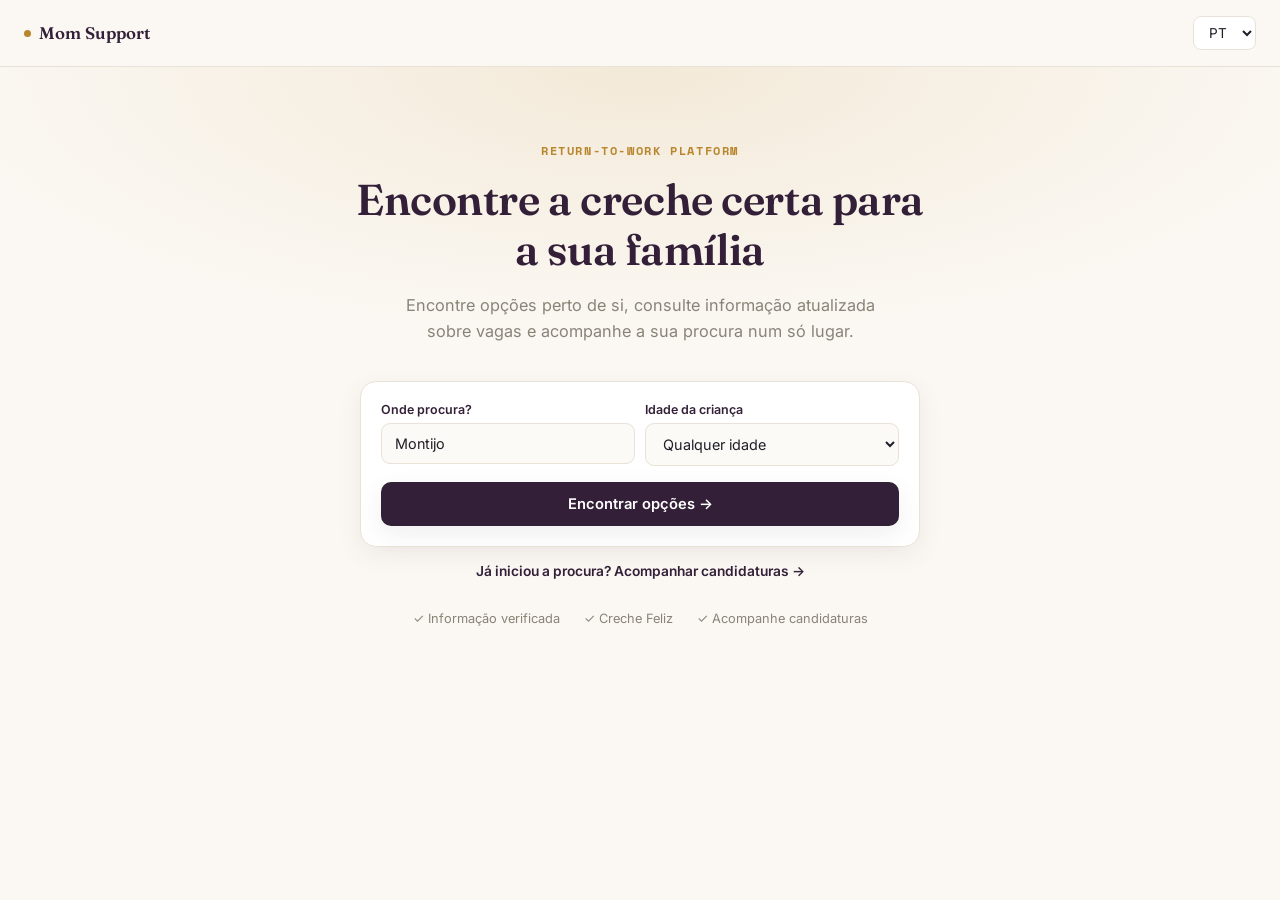
<file: public/index.html>
<!DOCTYPE html>
<html lang="pt-PT">
<head>
<meta charset="UTF-8">
<meta name="viewport" content="width=device-width, initial-scale=1.0">
<title>Mom Support — Encontre a creche certa</title>
<link rel="preconnect" href="https://fonts.googleapis.com">
<link href="https://fonts.googleapis.com/css2?family=Fraunces:opsz,wght@9..144,500;9..144,600&family=Inter:wght@400;500;600;700&family=Space+Mono:wght@700&display=swap" rel="stylesheet">
<link rel="stylesheet" href="styles.css">
<style>
  .hero{
    padding:72px 0 88px;text-align:center;position:relative;
    background:radial-gradient(ellipse 80% 60% at 50% 0%, #F3E9D8 0%, var(--paper) 70%);
  }
  .hero h1{font-size:2.7rem;max-width:640px;margin:16px auto 0;letter-spacing:-0.01em;}
  .hero p{color:var(--mute);font-size:1.02rem;max-width:500px;margin:18px auto 0;}
  .hero-trust{display:flex;justify-content:center;gap:24px;margin-top:32px;flex-wrap:wrap;}
  .hero-trust span{font-size:0.8rem;color:var(--mute);}
  .hero-trust b{color:var(--plum-deep);}

  .quick-search{max-width:560px;margin:36px auto 0;background:var(--cloud);border:1px solid var(--line);
    border-radius:16px;padding:20px;box-shadow:var(--shadow-md);text-align:left;}
  .quick-search .row{display:flex;gap:10px;flex-wrap:wrap;margin-top:12px;}
  .quick-search .row:first-child{margin-top:0;}
  .quick-search label{display:block;font-size:0.78rem;font-weight:600;color:var(--plum-deep);margin-bottom:6px;}
  .quick-search select,.quick-search input{
    width:100%;padding:11px 13px;border:1px solid var(--line);border-radius:9px;font-size:0.9rem;
    background:#FCFAF6;font-family:'Inter',sans-serif;color:var(--ink);
  }
  .qcol{flex:1;min-width:140px;}

  .track-link{
    display:block;text-align:center;margin-top:16px;font-size:0.86rem;color:var(--plum-deep);
    font-weight:600;text-decoration:none;
  }
</style>
</head>
<body>

<nav class="topnav">
  <a href="index.html" class="logo"><span class="dot"></span>Mom Support</a>
  <select class="lang"><option>PT</option><option>EN</option><option>UA</option></select>
</nav>

<section class="hero">
  <div class="wrap-narrow">
    <span class="eyebrow">Return-to-work platform</span>
    <h1>Encontre a creche certa para a sua família</h1>
    <p>Encontre opções perto de si, consulte informação atualizada sobre vagas e acompanhe a sua procura num só lugar.</p>

    <div class="quick-search">
      <form id="quickForm">
        <div class="row">
          <div class="qcol">
            <label for="loc">Onde procura?</label>
            <input type="text" id="loc" value="Montijo" list="locList">
            <datalist id="locList">
              <option value="Montijo"><option value="Setúbal"><option value="Almada">
            </datalist>
          </div>
          <div class="qcol">
            <label for="age">Idade da criança</label>
            <select id="age">
              <option value="">Qualquer idade</option>
              <option value="2">0–4 meses</option>
              <option value="6">4–8 meses</option>
              <option value="10">8–12 meses</option>
              <option value="18">12–24 meses</option>
              <option value="30">24–36 meses</option>
            </select>
          </div>
        </div>
        <button type="submit" class="btn btn-primary btn-block" style="margin-top:16px;">Encontrar opções →</button>
      </form>
    </div>

    <a class="track-link" href="plano.html">Já iniciou a procura? Acompanhar candidaturas →</a>

    <div class="hero-trust">
      <span>✓ Informação verificada</span>
      <span>✓ Creche Feliz</span>
      <span>✓ Acompanhe candidaturas</span>
    </div>
  </div>
</section>

<script>
  document.getElementById('quickForm').addEventListener('submit', function(e){
    e.preventDefault();
    const params = new URLSearchParams();
    const age = document.getElementById('age').value;
    const loc = document.getElementById('loc').value.trim();
    if(age) params.set('ageMonths', age);
    if(loc) params.set('municipality', loc);
    window.location.href = 'resultados.html?' + params.toString();
  });
</script>
</body>
</html>
</file>
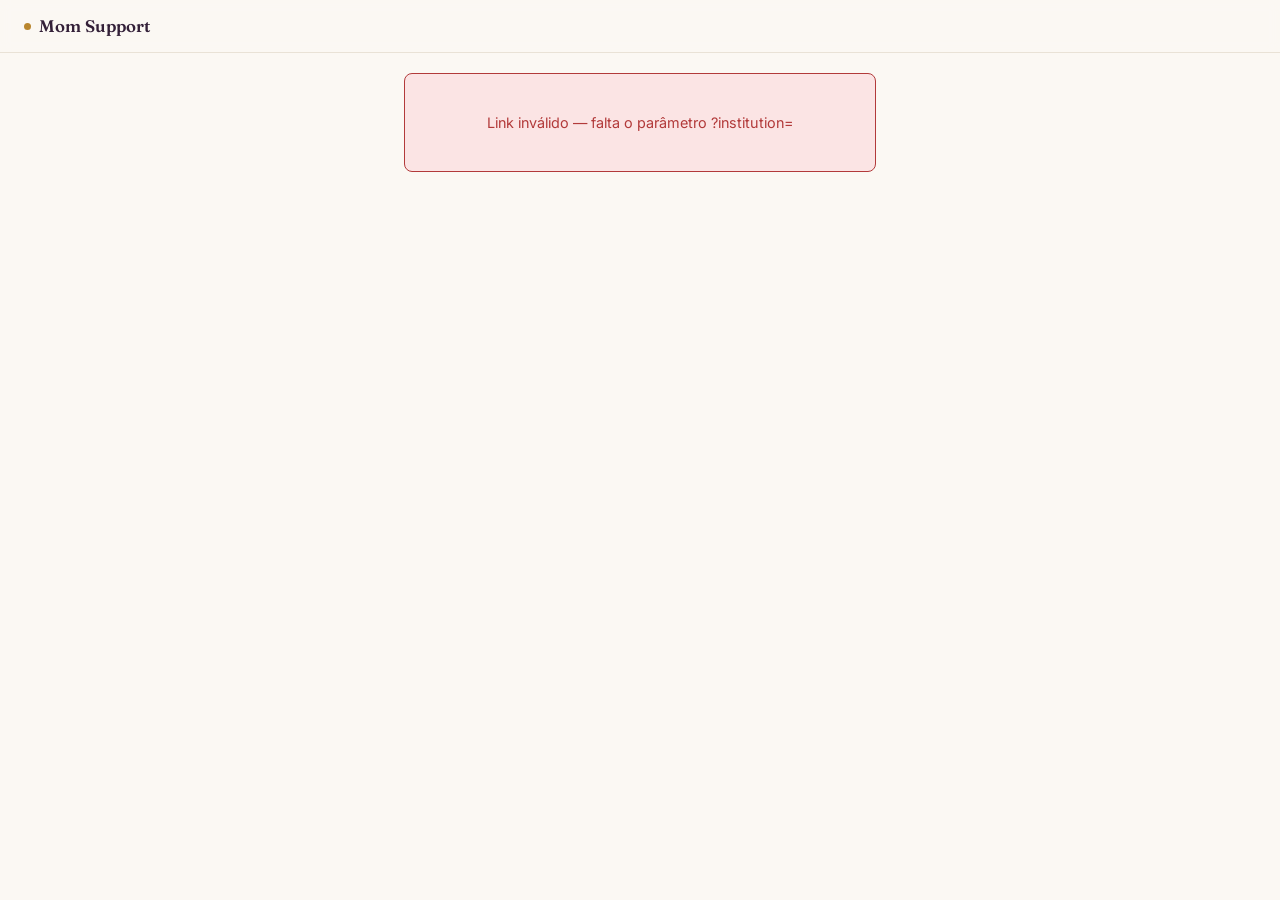
<file: public/confirmar.html>
<!DOCTYPE html>
<html lang="pt-PT">
<head>
<meta charset="UTF-8">
<meta name="viewport" content="width=device-width, initial-scale=1.0">
<title>Confirmar disponibilidade — Mom Support</title>
<link rel="preconnect" href="https://fonts.googleapis.com">
<link href="https://fonts.googleapis.com/css2?family=Fraunces:opsz,wght@9..144,500;9..144,600&family=Inter:wght@400;500;600;700&display=swap" rel="stylesheet">
<link rel="stylesheet" href="styles.css">
<style>
  /* page-specific pieces not in the shared stylesheet */
  .screen{max-width:520px;margin:0 auto;padding:0 24px 40px;}
  .time{font-size:0.78rem;color:var(--gold);font-weight:600;margin-top:10px;}

  .card{margin-top:22px;flex-direction:column;box-shadow:none;}
  .card:hover{transform:none;box-shadow:none;}
  .card .service{font-family:'Fraunces',serif;font-weight:600;font-size:1.02rem;color:var(--plum-deep);}
  .card .agerange{font-size:0.8rem;color:var(--mute);margin-top:2px;}
  .card .status-pill{margin-top:12px;}

  .confirm-q{font-size:0.85rem;color:var(--ink);margin-top:14px;font-weight:600;}
  .confirm-actions{display:flex;gap:10px;margin-top:10px;}
  .confirm-actions button{
    flex:1;padding:11px;border-radius:8px;font-size:0.87rem;font-weight:600;cursor:pointer;
  }
  .btn-yes{background:var(--plum-deep);color:var(--cloud);border:1px solid var(--plum-deep);}
  .btn-yes:hover{background:var(--gold);color:var(--plum-deep);}
  .btn-alt{background:var(--cloud);color:var(--plum-deep);border:1px solid var(--line);}
  .btn-alt:hover{border-color:var(--plum-deep);}

  .edit-panel{margin-top:14px;padding-top:14px;border-top:1px dashed var(--line);display:none;}
  .edit-panel.open{display:block;}
  .edit-panel .opt{display:flex;align-items:center;gap:10px;padding:8px 0;font-size:0.87rem;}
  .edit-panel input[type=radio]{accent-color:var(--plum-deep);width:16px;height:16px;}
  .save-btn{
    width:100%;margin-top:10px;padding:11px;border:none;border-radius:8px;
    background:var(--plum-deep);color:var(--cloud);font-weight:600;font-size:0.87rem;cursor:pointer;
  }
  .save-btn:hover{background:var(--gold);color:var(--plum-deep);}
  .done-tag{margin-top:12px;font-size:0.8rem;color:var(--green);font-weight:600;display:none;}

  .confirm-all{
    width:100%;margin-top:28px;padding:15px;border:none;border-radius:8px;
    background:var(--plum-deep);color:var(--cloud);font-size:1rem;font-weight:600;cursor:pointer;
  }
  .confirm-all:hover{background:var(--gold);color:var(--plum-deep);}
  .confirm-all:disabled{opacity:0.5;cursor:default;}
  .loading,.empty,.err-box{padding:40px 0;text-align:center;color:var(--mute);font-size:0.9rem;}
  .err-box{color:var(--red);}
  .all-done{text-align:center;padding:50px 20px;}
  .all-done .big{font-size:2.4rem;}
</style>
</head>
<body>
<div class="topnav"><a class="logo" href="index.html"><span class="dot"></span>Mom Support</a></div>
<div class="screen">
  <main id="main"><div class="loading">A carregar…</div></main>
</div>

<script>
  const qs = new URLSearchParams(window.location.search);
  const institution = qs.get('institution');
  const STATUS_OPTIONS = [
    {value:'Vagas disponíveis', label:'Vagas disponíveis'},
    {value:'Poucas vagas', label:'Poucas vagas'},
    {value:'Lista de espera', label:'Lista de espera'},
    {value:'Sem vagas', label:'Sem vagas'},
  ];

  function pillClass(status){
    const s = (status||'').toLowerCase();
    if(s.includes('dispon')) return 'ok';
    if(s.includes('sem vaga')) return 'no';
    return 'warn';
  }
  function pillLabel(status){
    const s = (status||'').toLowerCase();
    if(s.includes('dispon')) return 'Vagas disponíveis';
    if(s.includes('sem vaga')) return 'Sem vagas';
    if(s.includes('espera')) return 'Lista de espera';
    if(s.includes('poucas')) return 'Poucas vagas';
    return 'A confirmar';
  }
  function pillHtml(status){
    return `<span class="status-pill ${pillClass(status)}"><span class="dot"></span>${pillLabel(status)}</span>`;
  }

  function serviceCard(s){
    return `
    <div class="card" data-id="${s.id}">
      <div class="service">${s.service}</div>
      <div class="agerange">${s.type}${s.ageRangeLabel ? ' · ' + s.ageRangeLabel : ''}</div>
      <div>${pillHtml(s.vacancyStatus)}</div>

      <div class="confirm-q">Continua correto?</div>
      <div class="confirm-actions">
        <button class="btn-yes" data-action="yes">✓ Sim</button>
        <button class="btn-alt" data-action="edit">Alterar</button>
      </div>

      <div class="edit-panel">
        <div class="confirm-q" style="margin-top:0;">Atualizar disponibilidade</div>
        ${STATUS_OPTIONS.map((o,i)=>`
          <label class="opt">
            <input type="radio" name="status-${s.id}" value="${o.value}">
            ${o.label}
          </label>`).join('')}
        <button class="save-btn" data-action="save">Guardar</button>
      </div>
      <div class="done-tag">Confirmado ✓</div>
    </div>`;
  }

  async function load(){
    const main = document.getElementById('main');
    if(!institution){
      main.innerHTML = '<div class="err-box">Link inválido — falta o parâmetro ?institution=</div>';
      return;
    }
    try {
      const resp = await fetch('/.netlify/functions/confirm?institution=' + encodeURIComponent(institution));
      if(!resp.ok) throw new Error('HTTP ' + resp.status);
      const data = await resp.json();
      if(!data.services || data.services.length === 0){
        main.innerHTML = `<div class="empty">Não encontrámos serviços para "${institution}".</div>`;
        return;
      }
      main.innerHTML = `
        <h1>Olá, ${institution}</h1>
        <p class="sub">Confirme a informação sobre as suas vagas.</p>
        <div class="time">Leva menos de 20 segundos.</div>
        ${data.services.map(serviceCard).join('')}
        <button class="confirm-all" id="confirmAll">✓ Confirmar tudo</button>
      `;
      wireCards();
    } catch(e){
      main.innerHTML = `<div class="err-box">Não foi possível carregar (${e.message}).</div>`;
    }
  }

  function wireCards(){
    document.querySelectorAll('.card').forEach(card => {
      const id = card.dataset.id;
      const editPanel = card.querySelector('.edit-panel');
      const doneTag = card.querySelector('.done-tag');
      const pill = card.querySelector('.status-pill');
      const actions = card.querySelector('.confirm-actions');

      card.querySelector('[data-action="yes"]').addEventListener('click', () => {
        actions.style.display = 'none';
        doneTag.style.display = 'block';
        checkAllDone();
      });

      card.querySelector('[data-action="edit"]').addEventListener('click', () => {
        editPanel.classList.toggle('open');
      });

      card.querySelector('[data-action="save"]').addEventListener('click', async () => {
        const checked = card.querySelector(`input[name="status-${id}"]:checked`);
        if(!checked) return;
        const newStatus = checked.value;
        const saveBtn = card.querySelector('[data-action="save"]');
        saveBtn.textContent = 'A guardar…';
        saveBtn.disabled = true;
        try {
          const resp = await fetch('/.netlify/functions/confirm', {
            method: 'POST',
            headers: {'Content-Type':'application/json'},
            body: JSON.stringify({ recordId: id, vacancyStatus: newStatus }),
          });
          if(!resp.ok) throw new Error('HTTP ' + resp.status);
          pill.outerHTML = pillHtml(newStatus);
          editPanel.classList.remove('open');
          actions.style.display = 'none';
          doneTag.style.display = 'block';
          checkAllDone();
        } catch(e){
          saveBtn.textContent = 'Erro — tentar novamente';
          saveBtn.disabled = false;
        }
      });
    });
  }

  function checkAllDone(){
    const all = document.querySelectorAll('.card').length;
    const done = document.querySelectorAll('.done-tag[style*="block"]').length;
    const btn = document.getElementById('confirmAll');
    if(done >= all) btn.disabled = false;
  }

  document.addEventListener('click', (e) => {
    if(e.target && e.target.id === 'confirmAll'){
      document.getElementById('main').innerHTML = `
        <div class="all-done">
          <div class="big">✓</div>
          <h1>Obrigado!</h1>
          <p class="sub">A informação foi atualizada. Pode fechar esta página.</p>
        </div>`;
    }
  });

  load();
</script>
</body>
</html>
</file>
<file: public/styles.css>
/* ============================================================
   Mom Support — shared stylesheet
   One source of truth for colour, type, and components so every
   page (Início, Resultados, Instituição, Partilhar, O meu plano,
   Confirmar) looks like one product instead of separate builds.
   ============================================================ */

:root{
  --ink:#221E29;
  --plum:#4B2E52;
  --plum-deep:#332038;
  --gold:#B9862E;
  --gold-soft:#F0DBAE;
  --paper:#FBF8F3;
  --cloud:#FFFFFF;
  --line:#E9E2D6;
  --mute:#8A8378;

  --green:#3E7D4C;  --green-bg:#E9F3EA;
  --amber:#B9862E;  --amber-bg:#FBF0DC;
  --orange:#C1642F; --orange-bg:#FBE8DC;
  --red:#B23A3A;    --red-bg:#FBE4E4;
  --sage:#5F7B63;   --sage-bg:#E7EFE8;
  --blue:#3A6EA5;   --blue-bg:#E6EEF5;

  --shadow-sm:0 1px 2px rgba(34,30,41,0.05);
  --shadow-md:0 8px 24px rgba(75,46,82,0.08);
  --radius:12px;
}

*{box-sizing:border-box;}
html{-webkit-text-size-adjust:100%;}
body{
  margin:0;background:var(--paper);color:var(--ink);
  font-family:'Inter',sans-serif;-webkit-font-smoothing:antialiased;
}
h1,h2,h3,.display{
  font-family:'Fraunces',serif;font-weight:600;color:var(--plum-deep);margin:0;line-height:1.15;
}
p{line-height:1.6;margin:0;}
a{color:inherit;}
.wrap{max-width:980px;margin:0 auto;padding:0 32px;}
.wrap-narrow{max-width:640px;margin:0 auto;padding:0 24px;}

/* ---------- eyebrow / labels ---------- */
.eyebrow{
  font-family:'Space Mono',monospace;font-size:0.72rem;letter-spacing:0.14em;
  text-transform:uppercase;color:var(--gold);font-weight:700;
}

/* ---------- top nav ---------- */
.topnav{
  display:flex;justify-content:space-between;align-items:center;
  padding:16px 24px;border-bottom:1px solid var(--line);background:rgba(251,248,243,0.92);
  backdrop-filter:blur(6px);position:sticky;top:0;z-index:20;
}
.topnav .logo{font-family:'Fraunces',serif;font-weight:600;font-size:1.05rem;color:var(--plum-deep);
  text-decoration:none;display:flex;align-items:center;gap:8px;}
.topnav .logo .dot{width:7px;height:7px;border-radius:50%;background:var(--gold);display:inline-block;}
.topnav select.lang{
  border:1px solid var(--line);background:var(--cloud);border-radius:8px;padding:7px 11px;
  font-size:0.85rem;color:var(--ink);font-family:'Inter',sans-serif;
}
.topnav a.back{color:var(--plum-deep);text-decoration:none;font-size:1.2rem;}

/* ---------- buttons ---------- */
.btn{
  display:inline-flex;align-items:center;justify-content:center;gap:8px;
  padding:13px 24px;border-radius:10px;border:none;font-weight:600;font-size:0.92rem;
  text-decoration:none;cursor:pointer;font-family:'Inter',sans-serif;transition:transform .15s, background .15s;
}
.btn-primary{background:var(--plum-deep);color:var(--cloud);box-shadow:var(--shadow-md);}
.btn-primary:hover{background:var(--gold);color:var(--plum-deep);transform:translateY(-1px);}
.btn-ghost{background:var(--cloud);color:var(--plum-deep);border:1px solid var(--line);}
.btn-ghost:hover{border-color:var(--plum-deep);}
.btn-block{width:100%;}

/* ---------- pill filters (functional selects styled as pills) ---------- */
.filter-bar{display:flex;gap:10px;margin-top:22px;flex-wrap:wrap;align-items:center;}
.pill-select{
  appearance:none;-webkit-appearance:none;
  padding:9px 34px 9px 16px;border-radius:24px;border:1px solid var(--line);
  background:var(--cloud) url("data:image/svg+xml,%3Csvg xmlns='http://www.w3.org/2000/svg' width='10' height='6'%3E%3Cpath d='M0 0l5 6 5-6z' fill='%238A8378'/%3E%3C/svg%3E") no-repeat right 14px center;
  font-size:0.85rem;font-weight:500;color:var(--ink);box-shadow:var(--shadow-sm);cursor:pointer;
  font-family:'Inter',sans-serif;
}
.pill-select:focus{outline:2px solid var(--gold-soft);}
.search-box{
  margin-left:auto;display:flex;align-items:center;gap:8px;padding:9px 16px;
  border:1px solid var(--line);border-radius:24px;background:var(--cloud);min-width:200px;
  box-shadow:var(--shadow-sm);
}
.search-box input{border:none;outline:none;background:transparent;font-size:0.85rem;width:100%;font-family:'Inter',sans-serif;}

/* ---------- avatar (institution initials, colour by service type) ---------- */
.avatar{
  border-radius:12px;flex-shrink:0;display:flex;align-items:center;justify-content:center;
  font-family:'Fraunces',serif;font-weight:600;color:var(--cloud);
}
.avatar.plum{background:linear-gradient(135deg,#5C3763,#3A2340);}
.avatar.sage{background:linear-gradient(135deg,#6F8F76,#4A6350);}
.avatar.gold{background:linear-gradient(135deg,#CBA24E,#9C7226);}

/* ---------- status pills (one colour language everywhere) ---------- */
.status-pill{
  font-size:0.74rem;font-weight:700;padding:4px 11px;border-radius:20px;white-space:nowrap;
  display:inline-flex;align-items:center;gap:5px;
}
.status-pill .dot{width:6px;height:6px;border-radius:50%;background:currentColor;}
.status-pill.ok{background:var(--green-bg);color:var(--green);}
.status-pill.warn{background:var(--amber-bg);color:var(--amber);}
.status-pill.wait{background:var(--orange-bg);color:var(--orange);}
.status-pill.no{background:var(--red-bg);color:var(--red);}
.status-pill.info{background:var(--blue-bg);color:var(--blue);}

/* ---------- result cards ---------- */
.results{display:flex;flex-direction:column;gap:16px;margin-top:24px;}
.card{
  display:flex;gap:18px;padding:20px;background:var(--cloud);border:1px solid var(--line);
  border-radius:14px;box-shadow:var(--shadow-sm);transition:box-shadow .15s, transform .15s;
  text-decoration:none;color:inherit;
}
.card:hover{box-shadow:var(--shadow-md);transform:translateY(-2px);}
.card .avatar{width:64px;height:64px;font-size:1.3rem;}
.card-body{flex:1;min-width:0;}
.card-top{display:flex;justify-content:space-between;align-items:flex-start;gap:12px;}
.card-name{font-family:'Fraunces',serif;font-weight:600;font-size:1.1rem;color:var(--plum-deep);}
.card-tags{display:flex;gap:6px;margin-top:6px;flex-wrap:wrap;}
.tag{font-size:0.72rem;font-weight:600;padding:3px 10px;border-radius:12px;background:var(--sage-bg);color:var(--sage);}
.card-meta{display:flex;gap:24px;margin-top:16px;flex-wrap:wrap;}
.meta-item{font-size:0.8rem;}
.meta-label{color:var(--mute);font-size:0.7rem;text-transform:uppercase;letter-spacing:0.04em;margin-bottom:3px;}
.meta-val{color:var(--ink);font-weight:500;}
.meta-item.freshness{margin-left:auto;text-align:right;}
.meta-item.freshness .meta-val{color:var(--mute);font-weight:400;font-size:0.76rem;}

/* ---------- detail card ---------- */
.detail-card{background:var(--cloud);border:1px solid var(--line);border-radius:18px;box-shadow:var(--shadow-md);overflow:hidden;}
.detail-head{display:flex;gap:20px;padding:28px;border-bottom:1px solid var(--line);align-items:center;background:linear-gradient(180deg,#FBF6EC,var(--cloud));}
.detail-head .avatar{width:72px;height:72px;font-size:1.5rem;border-radius:16px;}
.detail-head h3{font-size:1.4rem;}
.detail-head .sub{color:var(--mute);font-size:0.88rem;margin-top:4px;}
.detail-head .contact{display:flex;gap:16px;margin-top:10px;font-size:0.82rem;color:var(--plum-deep);flex-wrap:wrap;}
.detail-head .contact a{display:flex;align-items:center;gap:5px;text-decoration:none;color:inherit;}

.detail-grid{padding:8px 28px;}
.drow{padding:14px 0;border-top:1px solid var(--line);display:flex;justify-content:space-between;align-items:center;gap:12px;}
.drow:first-child{border-top:none;}
.drow .k{color:var(--mute);font-size:0.85rem;flex-shrink:0;}
.drow .v{font-weight:600;font-size:0.85rem;text-align:right;}

.ratings-strip{display:flex;padding:22px 28px;border-top:1px solid var(--line);background:#FBFAF7;flex-wrap:wrap;}
.rstat{flex:1;min-width:110px;text-align:center;border-left:1px solid var(--line);}
.rstat:first-child{border-left:none;}
.rstat .label{font-size:0.7rem;color:var(--mute);text-transform:uppercase;letter-spacing:0.05em;}
.rstat .val{font-family:'Space Mono',monospace;font-weight:700;color:var(--plum-deep);margin-top:4px;font-size:0.92rem;}

.detail-actions{display:flex;gap:12px;padding:22px 28px;}
.detail-actions .btn{flex:1;}

/* ---------- forms ---------- */
.form-card{background:var(--cloud);border:1px solid var(--line);border-radius:18px;box-shadow:var(--shadow-md);padding:30px;}
.form-card h1, .form-card h3{font-size:1.25rem;}
.form-card .sub{color:var(--mute);font-size:0.85rem;margin-top:6px;}
.field{margin-top:20px;}
.field label{display:block;font-size:0.82rem;font-weight:600;color:var(--plum-deep);margin-bottom:7px;}
.field .req{color:var(--gold);}
.field select,.field input,.field textarea{
  width:100%;padding:12px 14px;border:1px solid var(--line);border-radius:9px;
  font-size:0.9rem;background:#FCFAF6;font-family:'Inter',sans-serif;color:var(--ink);
}
.field select:focus,.field input:focus,.field textarea:focus{outline:2px solid var(--gold-soft);border-color:var(--gold);}
.field textarea{resize:vertical;min-height:70px;}
.toggle-row{display:flex;gap:8px;margin-top:8px;flex-wrap:wrap;}
.toggle-opt{
  flex:1;min-width:100px;text-align:center;padding:10px;border:1px solid var(--line);border-radius:9px;
  font-size:0.85rem;color:var(--ink);cursor:pointer;background:#FCFAF6;user-select:none;
}
.toggle-opt.selected{background:var(--plum-deep);color:var(--cloud);border-color:var(--plum-deep);}
.field-err{color:var(--red);font-size:0.78rem;margin-top:6px;display:none;}
.form-status{margin-top:16px;font-size:0.85rem;font-family:'Space Mono',monospace;min-height:20px;}
.form-status.ok{color:var(--green);}
.form-status.err{color:var(--red);}

/* ---------- misc states ---------- */
.loading,.empty{padding:50px 20px;text-align:center;color:var(--mute);font-size:0.9rem;}
.err-box{margin:20px 0;padding:16px;border:1px solid var(--red);border-radius:8px;color:var(--red);font-size:0.85rem;background:var(--red-bg);}

/* ---------- responsive ---------- */
@media (max-width:760px){
  .card{flex-direction:column;}
  .detail-actions{flex-direction:column;}
  .search-box{margin-left:0;width:100%;}
}
</file>
